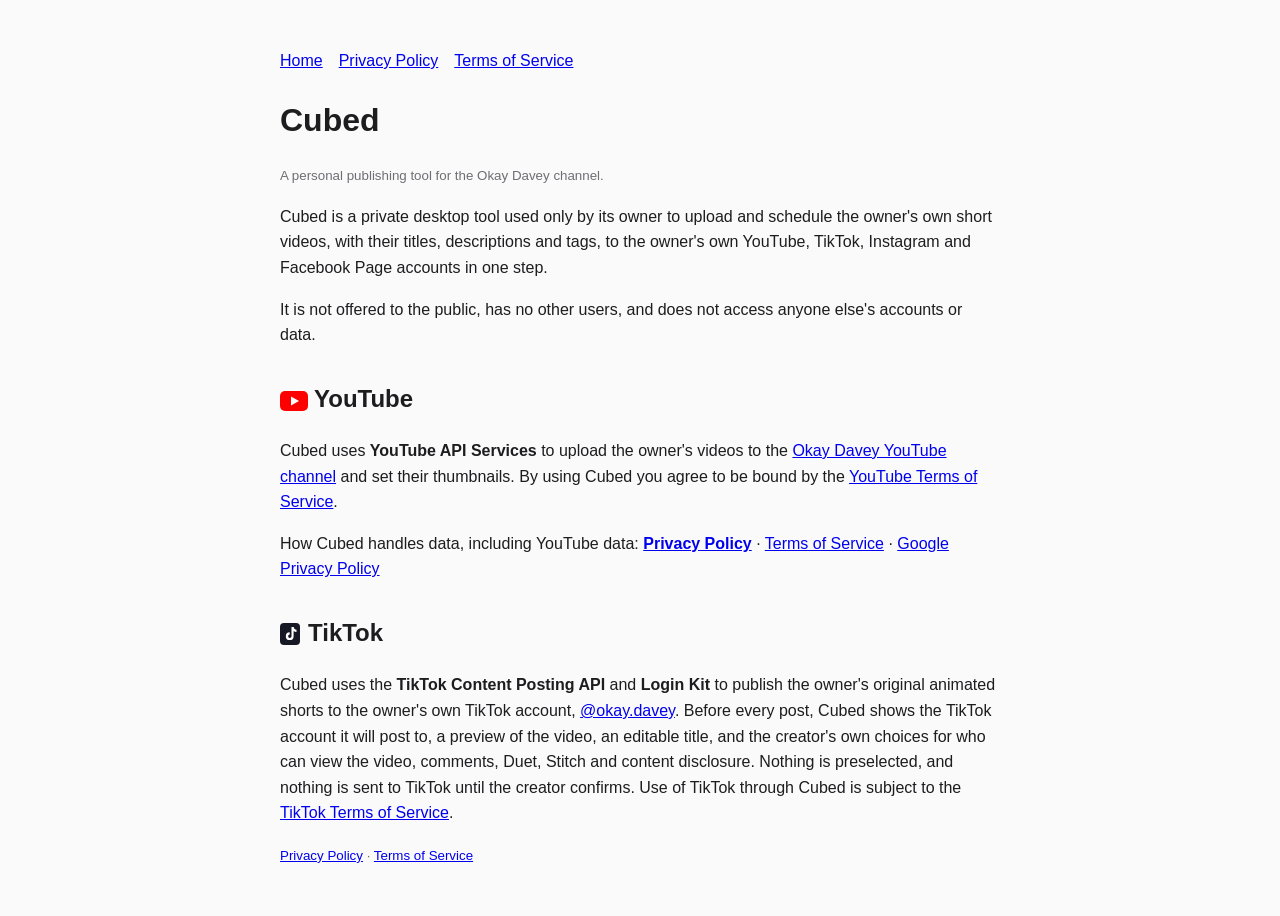
<file: index.html>
<!doctype html><html lang="en"><head><meta charset="utf-8"><meta name="viewport" content="width=device-width,initial-scale=1"><meta name="robots" content="noindex,nofollow">
<title>Cubed</title><link rel="stylesheet" href="style.css"></head><body>
<nav><a href="index.html">Home</a><a href="privacy.html">Privacy Policy</a><a href="terms.html">Terms of Service</a></nav>
<h1>Cubed</h1><p><small>A personal publishing tool for the Okay Davey channel.</small></p>
<p>Cubed is a private desktop tool used only by its owner to upload and schedule the owner's own short videos, with their titles, descriptions and tags, to the owner's own YouTube, TikTok, Instagram and Facebook Page accounts in one step.</p>
<p>It is not offered to the public, has no other users, and does not access anyone else's accounts or data.</p>
<h2><svg width="28" height="20" viewBox="0 0 28 20" aria-label="YouTube" style="vertical-align:-4px;margin-right:6px"><rect width="28" height="20" rx="5" fill="#FF0000"/><path d="M11 5.5v9l8-4.5z" fill="#fff"/></svg>YouTube</h2>
<p>Cubed uses <strong>YouTube API Services</strong> to upload the owner's videos to the <a href="https://www.youtube.com/@okaydavey">Okay Davey YouTube channel</a> and set their thumbnails. By using Cubed you agree to be bound by the <a href="https://www.youtube.com/t/terms">YouTube Terms of Service</a>.</p>
<p>How Cubed handles data, including YouTube data: <a href="privacy.html"><strong>Privacy Policy</strong></a> · <a href="terms.html">Terms of Service</a> · <a href="https://policies.google.com/privacy">Google Privacy Policy</a></p>
<h2><svg width="20" height="22" viewBox="0 0 20 22" aria-label="TikTok" style="vertical-align:-4px;margin-right:8px"><rect width="20" height="22" rx="4" fill="#161823"/><path d="M11.5 4h2.2c.2 1.5 1.2 2.6 2.8 2.8v2.2c-1.1 0-2.1-.3-2.9-.9v5.1a3.9 3.9 0 1 1-3.9-3.9v2.2a1.7 1.7 0 1 0 1.8 1.7z" fill="#fff"/></svg>TikTok</h2>
<p>Cubed uses the <strong>TikTok Content Posting API</strong> and <strong>Login Kit</strong> to publish the owner's original animated shorts to the owner's own TikTok account, <a href="https://www.tiktok.com/@okay.davey">@okay.davey</a>. Before every post, Cubed shows the TikTok account it will post to, a preview of the video, an editable title, and the creator's own choices for who can view the video, comments, Duet, Stitch and content disclosure. Nothing is preselected, and nothing is sent to TikTok until the creator confirms. Use of TikTok through Cubed is subject to the <a href="https://www.tiktok.com/legal/page/global/terms-of-service/en">TikTok Terms of Service</a>.</p>
<footer><p><small><a href="privacy.html">Privacy Policy</a> · <a href="terms.html">Terms of Service</a></small></p></footer>
</body></html>
</file>
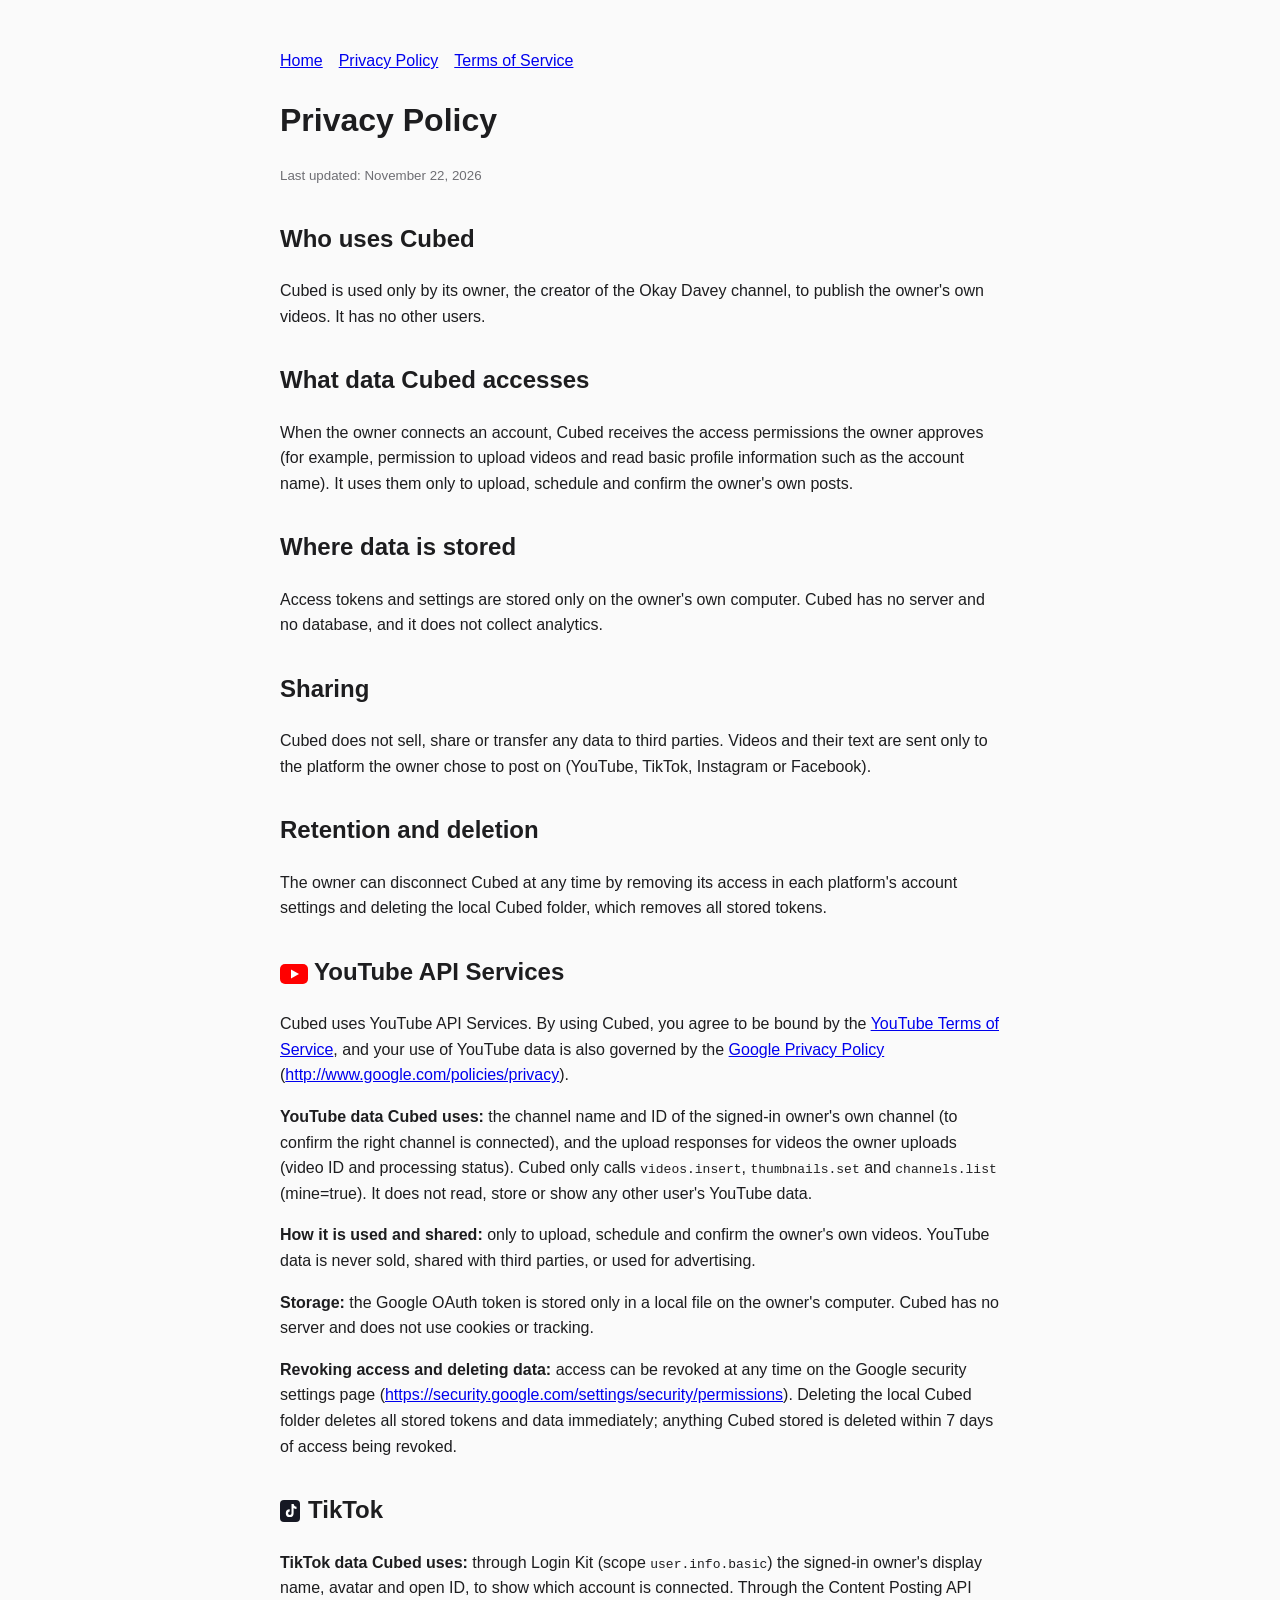
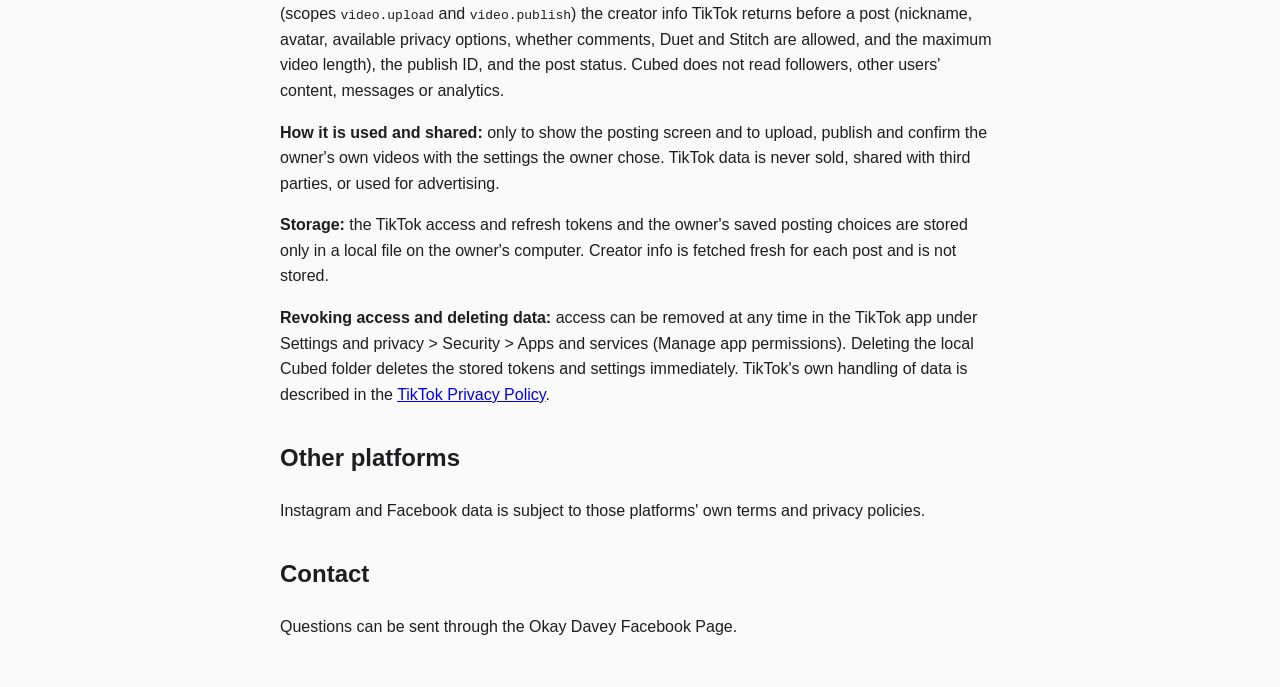
<file: privacy.html>
<!doctype html><html lang="en"><head><meta charset="utf-8"><meta name="viewport" content="width=device-width,initial-scale=1"><meta name="robots" content="noindex,nofollow">
<title>Cubed – Privacy Policy</title><link rel="stylesheet" href="style.css"></head><body>
<nav><a href="index.html">Home</a><a href="privacy.html">Privacy Policy</a><a href="terms.html">Terms of Service</a></nav>
<h1>Privacy Policy</h1><p><small>Last updated: November 22, 2026</small></p>
<h2>Who uses Cubed</h2><p>Cubed is used only by its owner, the creator of the Okay Davey channel, to publish the owner's own videos. It has no other users.</p>
<h2>What data Cubed accesses</h2><p>When the owner connects an account, Cubed receives the access permissions the owner approves (for example, permission to upload videos and read basic profile information such as the account name). It uses them only to upload, schedule and confirm the owner's own posts.</p>
<h2>Where data is stored</h2><p>Access tokens and settings are stored only on the owner's own computer. Cubed has no server and no database, and it does not collect analytics.</p>
<h2>Sharing</h2><p>Cubed does not sell, share or transfer any data to third parties. Videos and their text are sent only to the platform the owner chose to post on (YouTube, TikTok, Instagram or Facebook).</p>
<h2>Retention and deletion</h2><p>The owner can disconnect Cubed at any time by removing its access in each platform's account settings and deleting the local Cubed folder, which removes all stored tokens.</p>
<h2><svg width="28" height="20" viewBox="0 0 28 20" aria-label="YouTube" style="vertical-align:-4px;margin-right:6px"><rect width="28" height="20" rx="5" fill="#FF0000"/><path d="M11 5.5v9l8-4.5z" fill="#fff"/></svg>YouTube API Services</h2>
<p>Cubed uses YouTube API Services. By using Cubed, you agree to be bound by the <a href="https://www.youtube.com/t/terms">YouTube Terms of Service</a>, and your use of YouTube data is also governed by the <a href="https://policies.google.com/privacy">Google Privacy Policy</a> (<a href="http://www.google.com/policies/privacy">http://www.google.com/policies/privacy</a>).</p>
<p><strong>YouTube data Cubed uses:</strong> the channel name and ID of the signed-in owner's own channel (to confirm the right channel is connected), and the upload responses for videos the owner uploads (video ID and processing status). Cubed only calls <code>videos.insert</code>, <code>thumbnails.set</code> and <code>channels.list</code> (mine=true). It does not read, store or show any other user's YouTube data.</p>
<p><strong>How it is used and shared:</strong> only to upload, schedule and confirm the owner's own videos. YouTube data is never sold, shared with third parties, or used for advertising.</p>
<p><strong>Storage:</strong> the Google OAuth token is stored only in a local file on the owner's computer. Cubed has no server and does not use cookies or tracking.</p>
<p><strong>Revoking access and deleting data:</strong> access can be revoked at any time on the Google security settings page (<a href="https://security.google.com/settings/security/permissions">https://security.google.com/settings/security/permissions</a>). Deleting the local Cubed folder deletes all stored tokens and data immediately; anything Cubed stored is deleted within 7 days of access being revoked.</p>
<h2><svg width="20" height="22" viewBox="0 0 20 22" aria-label="TikTok" style="vertical-align:-4px;margin-right:8px"><rect width="20" height="22" rx="4" fill="#161823"/><path d="M11.5 4h2.2c.2 1.5 1.2 2.6 2.8 2.8v2.2c-1.1 0-2.1-.3-2.9-.9v5.1a3.9 3.9 0 1 1-3.9-3.9v2.2a1.7 1.7 0 1 0 1.8 1.7z" fill="#fff"/></svg>TikTok</h2>
<p><strong>TikTok data Cubed uses:</strong> through Login Kit (scope <code>user.info.basic</code>) the signed-in owner's display name, avatar and open ID, to show which account is connected. Through the Content Posting API (scopes <code>video.upload</code> and <code>video.publish</code>) the creator info TikTok returns before a post (nickname, avatar, available privacy options, whether comments, Duet and Stitch are allowed, and the maximum video length), the publish ID, and the post status. Cubed does not read followers, other users' content, messages or analytics.</p>
<p><strong>How it is used and shared:</strong> only to show the posting screen and to upload, publish and confirm the owner's own videos with the settings the owner chose. TikTok data is never sold, shared with third parties, or used for advertising.</p>
<p><strong>Storage:</strong> the TikTok access and refresh tokens and the owner's saved posting choices are stored only in a local file on the owner's computer. Creator info is fetched fresh for each post and is not stored.</p>
<p><strong>Revoking access and deleting data:</strong> access can be removed at any time in the TikTok app under Settings and privacy &gt; Security &gt; Apps and services (Manage app permissions). Deleting the local Cubed folder deletes the stored tokens and settings immediately. TikTok's own handling of data is described in the <a href="https://www.tiktok.com/legal/page/row/privacy-policy/en">TikTok Privacy Policy</a>.</p>
<h2>Other platforms</h2><p>Instagram and Facebook data is subject to those platforms' own terms and privacy policies.</p>
<h2>Contact</h2><p>Questions can be sent through the Okay Davey Facebook Page.</p>
</body></html>
</file>
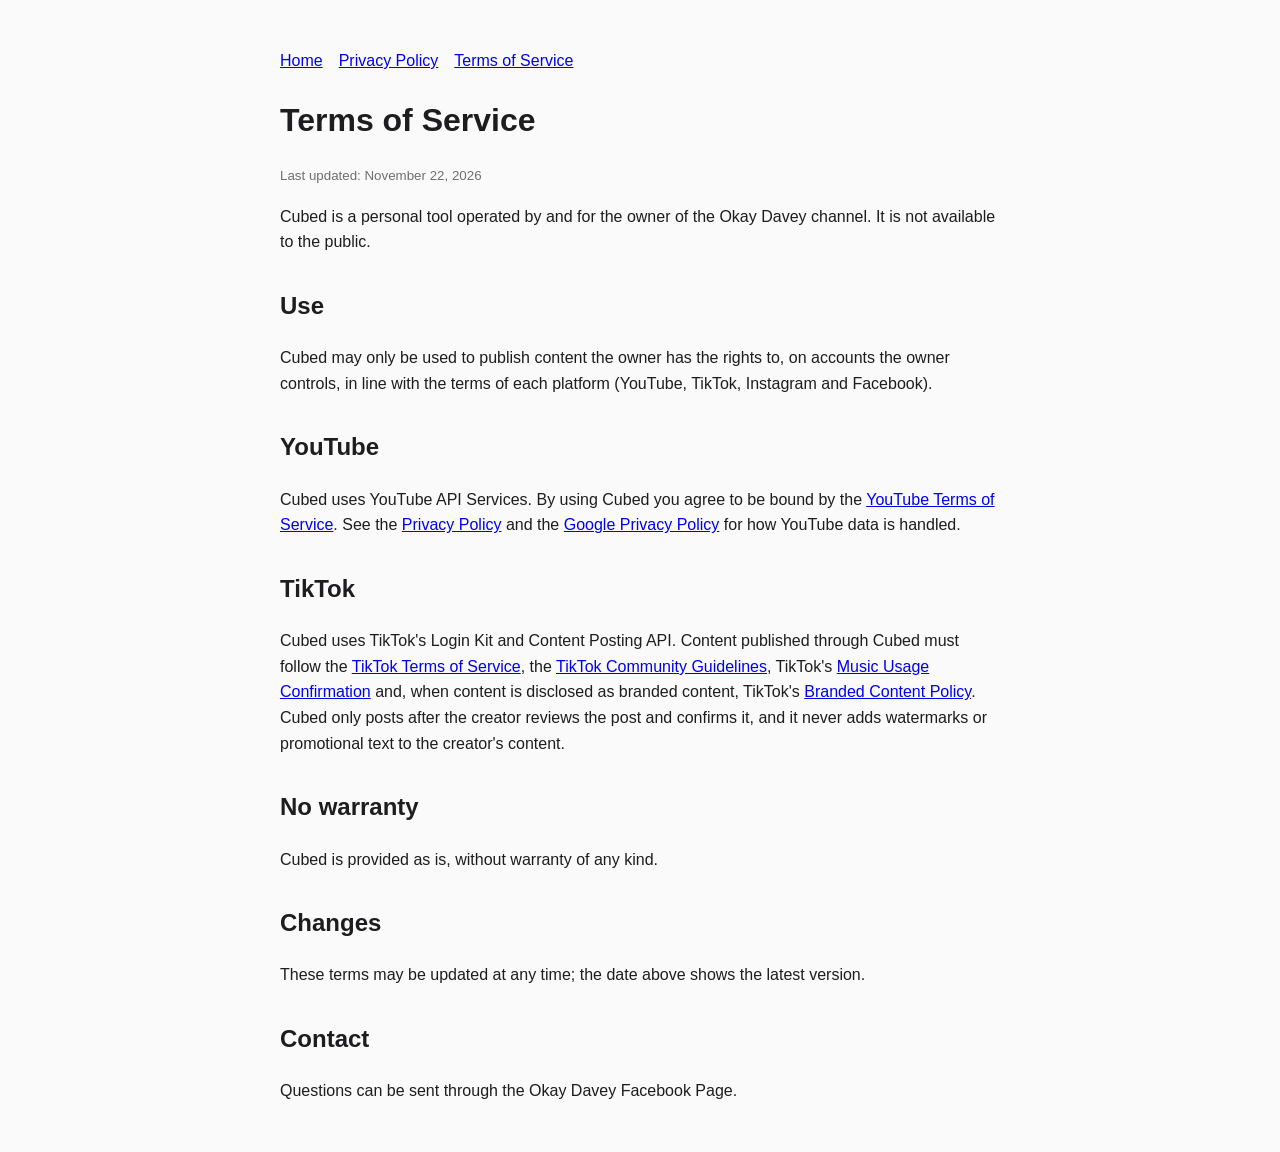
<file: terms.html>
<!doctype html><html lang="en"><head><meta charset="utf-8"><meta name="viewport" content="width=device-width,initial-scale=1"><meta name="robots" content="noindex,nofollow">
<title>Cubed – Terms of Service</title><link rel="stylesheet" href="style.css"></head><body>
<nav><a href="index.html">Home</a><a href="privacy.html">Privacy Policy</a><a href="terms.html">Terms of Service</a></nav>
<h1>Terms of Service</h1><p><small>Last updated: November 22, 2026</small></p>
<p>Cubed is a personal tool operated by and for the owner of the Okay Davey channel. It is not available to the public.</p>
<h2>Use</h2><p>Cubed may only be used to publish content the owner has the rights to, on accounts the owner controls, in line with the terms of each platform (YouTube, TikTok, Instagram and Facebook).</p>
<h2>YouTube</h2><p>Cubed uses YouTube API Services. By using Cubed you agree to be bound by the <a href="https://www.youtube.com/t/terms">YouTube Terms of Service</a>. See the <a href="privacy.html">Privacy Policy</a> and the <a href="https://policies.google.com/privacy">Google Privacy Policy</a> for how YouTube data is handled.</p>
<h2>TikTok</h2><p>Cubed uses TikTok's Login Kit and Content Posting API. Content published through Cubed must follow the <a href="https://www.tiktok.com/legal/page/global/terms-of-service/en">TikTok Terms of Service</a>, the <a href="https://www.tiktok.com/community-guidelines">TikTok Community Guidelines</a>, TikTok's <a href="https://www.tiktok.com/legal/page/global/music-usage-confirmation/en">Music Usage Confirmation</a> and, when content is disclosed as branded content, TikTok's <a href="https://www.tiktok.com/legal/page/global/bc-policy/en">Branded Content Policy</a>. Cubed only posts after the creator reviews the post and confirms it, and it never adds watermarks or promotional text to the creator's content.</p>
<h2>No warranty</h2><p>Cubed is provided as is, without warranty of any kind.</p>
<h2>Changes</h2><p>These terms may be updated at any time; the date above shows the latest version.</p>
<h2>Contact</h2><p>Questions can be sent through the Okay Davey Facebook Page.</p>
</body></html>
</file>
<file: style.css>
body{font-family:-apple-system,Segoe UI,Helvetica,Arial,sans-serif;max-width:720px;margin:48px auto;padding:0 20px;line-height:1.6;color:#1d1d1f;background:#fafafa}
h1{font-size:2rem;margin-bottom:.2rem}h2{margin-top:2rem}nav a{margin-right:16px}small{color:#6e6e73}
</file>
